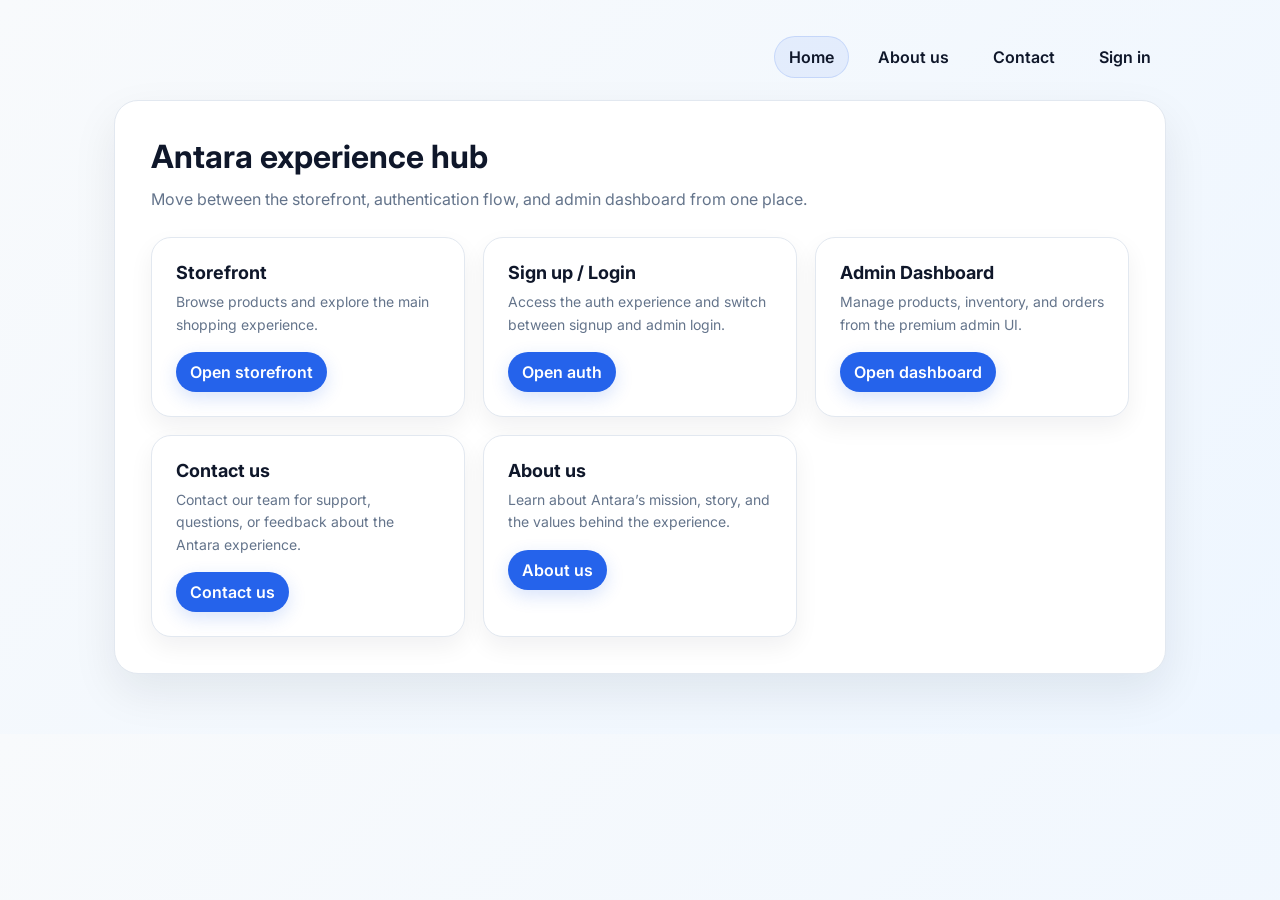
<file: index.html>
<!DOCTYPE html>
<html lang="en">
<head>
  <meta charset="UTF-8" />
  <meta name="viewport" content="width=device-width, initial-scale=1.0" />
  <title>Antara — Unified Experience</title>
  <link rel="preconnect" href="https://fonts.googleapis.com" />
  <link href="https://fonts.googleapis.com/css2?family=Inter:wght@400;500;600;700;800&display=swap" rel="stylesheet" />
  <style>
    :root {
      --bg:#f8fafc; --surface:#ffffff; --text:#0f172a; --muted:#64748b; --primary:#2563eb; --border:#e2e8f0;
    }
    * { box-sizing: border-box; }
    body {
      margin: 0;
      font-family: 'Inter', sans-serif;
      background: linear-gradient(135deg, #f8fafc 0%, #eef6ff 100%);
      color: var(--text);
    }
    .wrap { max-width: 1100px; margin: 0 auto; padding: 36px 24px 60px; }
    .hero { background: var(--surface); border:1px solid var(--border); border-radius:24px; padding:36px; box-shadow: 0 18px 45px rgba(15,23,42,.08); }
    .main-nav { display: flex; flex-wrap: wrap; gap: 14px; justify-content: flex-end; margin-bottom: 22px; }
    .main-nav a { color: var(--text); text-decoration: none; font-weight: 600; padding: 10px 14px; border-radius: 999px; border: 1px solid transparent; transition: background 0.2s ease, border-color 0.2s ease; }
    .main-nav a:hover, .main-nav a.active { background: rgba(37,99,235,0.08); border-color: rgba(37,99,235,0.16); }
    .hero h1 { margin: 0 0 10px; font-size: 32px; }
    .hero p { margin: 0; color: var(--muted); line-height:1.7; }
    .grid { display:grid; grid-template-columns: repeat(3, 1fr); gap: 18px; margin-top: 24px; }
    .card { background: var(--surface); border:1px solid var(--border); border-radius:20px; padding:24px; box-shadow: 0 10px 24px rgba(15,23,42,.06); }
    .card h3 { margin: 0 0 8px; font-size: 18px; }
    .card p { margin: 0 0 16px; color: var(--muted); font-size: 14px; line-height:1.6; }
    .card a { display:inline-flex; align-items:center; justify-content:center; padding:10px 14px; border-radius:999px; background: var(--primary); color:white; text-decoration:none; font-weight:600; position:relative; overflow:hidden; transition: transform 160ms cubic-bezier(.2,.8,.2,1), box-shadow 160ms; box-shadow: 0 6px 18px rgba(37,99,235,0.18); }
    .card a:active { transform: scale(0.97); box-shadow: 0 4px 12px rgba(37,99,235,0.12); }

    /* Ripple effect */
    .card a .ripple { position:absolute; border-radius:50%; transform:scale(0); background: rgba(255,255,255,0.35); animation: ripple 600ms ease-out; pointer-events:none; }
    @keyframes ripple { to { transform: scale(4); opacity: 0; } }
    @media (max-width: 860px) { .grid { grid-template-columns: 1fr; } }
  </style>
</head>
<body>
  <div class="wrap">
    <nav class="main-nav">
      <a href="index.html" class="active">Home</a>
      <a href="about.html">About us</a>
      <a href="contact.html">Contact</a>
      <a href="auth.html">Sign in</a>
    </nav>
    <section class="hero">
      <h1>Antara experience hub</h1>
      <p>Move between the storefront, authentication flow, and admin dashboard from one place.</p>
      <div class="grid">
        <div class="card">
          <h3>Storefront</h3>
          <p>Browse products and explore the main shopping experience.</p>
          <a href="antara-ecommerce (1).html">Open storefront</a>
        </div>
        <div class="card">
          <h3>Sign up / Login</h3>
          <p>Access the auth experience and switch between signup and admin login.</p>
          <a href="auth.html">Open auth</a>
        </div>
        <div class="card">
          <h3>Admin Dashboard</h3>
          <p>Manage products, inventory, and orders from the premium admin UI.</p>
          <a href="admin-dashboard.html">Open dashboard</a>
        </div>
        <div class="card">
          <h3>Contact us</h3>
          <p>Contact our team for support, questions, or feedback about the Antara experience.</p>
          <a href="contact.html">Contact us</a>
        </div>
        <div class="card">
          <h3>About us</h3>
          <p>Learn about Antara’s mission, story, and the values behind the experience.</p>
          <a href="about.html">About us</a>
        </div>
      </div>
    </section>
  </div>
  <!-- Auth modal (iframe) -->
  <div id="authModal" style="display:none;position:fixed;inset:0;background:rgba(2,6,23,0.6);backdrop-filter:blur(4px);align-items:center;justify-content:center;z-index:1200;">
    <div style="position:relative;width:100%;max-width:1100px;margin:24px;">
      <button id="authModalClose" style="position:absolute;right:-6px;top:-6px;background:white;border-radius:999px;border:none;padding:8px 10px;cursor:pointer;box-shadow:0 6px 18px rgba(2,6,23,0.2);">✕</button>
      <iframe id="authFrame" src="" style="width:100%;height:80vh;border:0;border-radius:16px;overflow:hidden;display:block;background:white;"></iframe>
    </div>
  </div>
  <script>
    document.addEventListener('DOMContentLoaded', function(){
      document.querySelectorAll('.card a').forEach(function(el){
        el.addEventListener('pointerdown', function(e){
          var rect = el.getBoundingClientRect();
          var span = document.createElement('span');
          span.className = 'ripple';
          var size = Math.max(rect.width, rect.height);
          span.style.width = size + 'px';
          span.style.height = size + 'px';
          span.style.left = (e.clientX - rect.left - size/2) + 'px';
          span.style.top = (e.clientY - rect.top - size/2) + 'px';
          el.appendChild(span);
          setTimeout(function(){ span.remove(); }, 700);
        });
      });
    });
    // Open auth page in modal iframe when clicking auth link
    (function(){
      function openAuthModal(){
        var modal = document.getElementById('authModal');
        var frame = document.getElementById('authFrame');
        frame.src = 'auth.html';
        modal.style.display = 'flex';
      }

      function closeAuthModal(){
        var modal = document.getElementById('authModal');
        var frame = document.getElementById('authFrame');
        frame.src = '';
        modal.style.display = 'none';
      }

      document.addEventListener('click', function(e){
        var a = e.target.closest && e.target.closest('.card a[href="auth.html"]');
        if(a){
          e.preventDefault();
          openAuthModal();
        }
      });

      document.getElementById('authModalClose').addEventListener('click', closeAuthModal);

      // Listen for messages from auth iframe to navigate top-level (e.g., after login)
      window.addEventListener('message', function(ev){
        try{
          var msg = typeof ev.data === 'string' ? JSON.parse(ev.data) : ev.data;
          if(msg && msg.navigate){
            window.location.href = msg.navigate;
          }
          if(msg && msg.closeModal){
            closeAuthModal();
          }
        }catch(err){ /* ignore parse errors */ }
      }, false);
    })();
  </script>
</body>
</html>
</file>
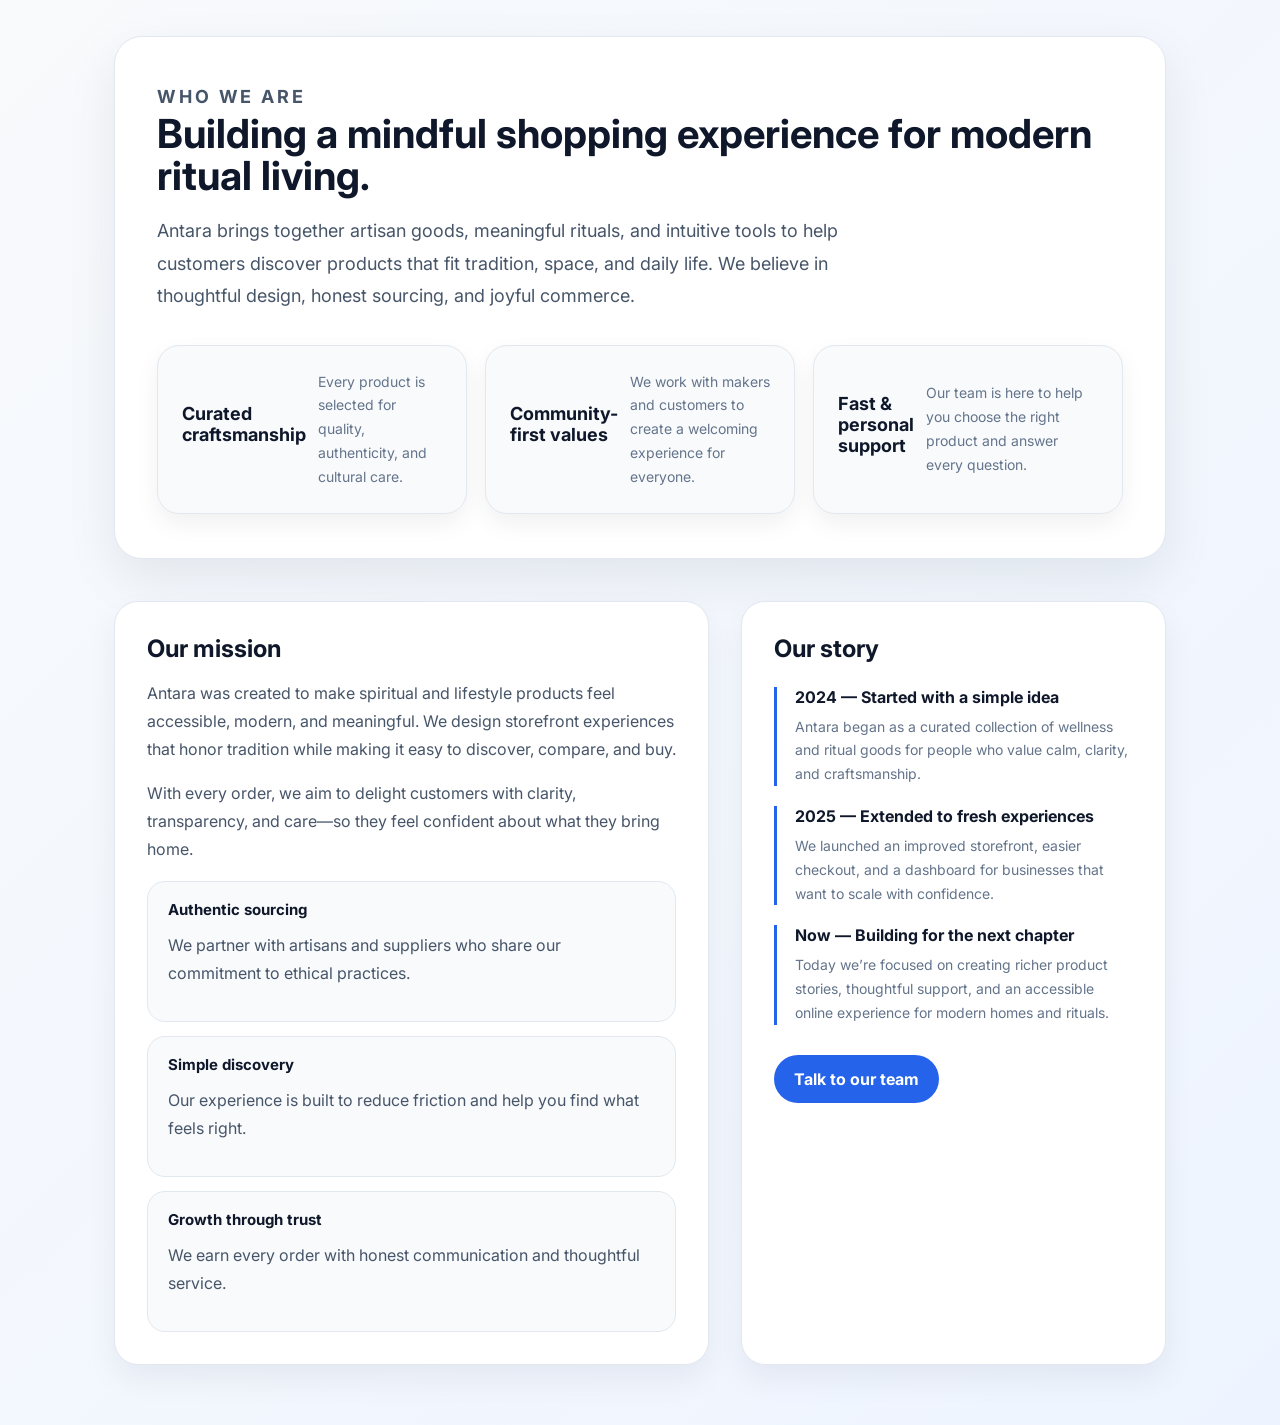
<file: about.html>
<!DOCTYPE html>
<html lang="en">
<head>
  <meta charset="UTF-8" />
  <meta name="viewport" content="width=device-width, initial-scale=1.0" />
  <title>About Us — Antara</title>
  <link rel="preconnect" href="https://fonts.googleapis.com" />
  <link href="https://fonts.googleapis.com/css2?family=Inter:wght@400;500;600;700;800&display=swap" rel="stylesheet" />
  <link rel="stylesheet" href="styles.css" />
  <style>
    body {
      margin: 0;
      font-family: 'Inter', sans-serif;
      background: linear-gradient(135deg, #f8fafc 0%, #eef4ff 100%);
      color: #0f172a;
    }
    .page-wrap {
      max-width: 1100px;
      margin: 0 auto;
      padding: 36px 24px 60px;
    }
    .hero {
      background: #ffffff;
      border: 1px solid #e2e8f0;
      border-radius: 28px;
      padding: 44px 42px;
      box-shadow: 0 20px 52px rgba(15, 23, 42, 0.08);
    }
    .hero h1 {
      margin: 0 0 18px;
      font-size: 40px;
      line-height: 1.05;
    }
    .hero p {
      margin: 0;
      color: #475569;
      font-size: 18px;
      line-height: 1.8;
      max-width: 720px;
    }
    .brand-stats {
      display: grid;
      grid-template-columns: repeat(3, minmax(0, 1fr));
      gap: 18px;
      margin-top: 32px;
    }
    .stat-card {
      background: #f8fafc;
      border: 1px solid #e2e8f0;
      border-radius: 22px;
      padding: 24px;
      box-shadow: 0 10px 24px rgba(15, 23, 42, 0.06);
    }
    .stat-card h3 {
      margin: 0 0 10px;
      font-size: 18px;
    }
    .stat-card p {
      margin: 0;
      color: #64748b;
      line-height: 1.7;
      font-size: 14px;
    }
    .section-grid {
      display: grid;
      grid-template-columns: 1.4fr 1fr;
      gap: 32px;
      margin-top: 42px;
    }
    .section-card {
      background: #ffffff;
      border: 1px solid #e2e8f0;
      border-radius: 24px;
      padding: 32px;
      box-shadow: 0 14px 32px rgba(15, 23, 42, 0.06);
    }
    .section-card h2 {
      margin: 0 0 16px;
      font-size: 24px;
    }
    .section-card p {
      margin: 0 0 16px;
      color: #475569;
      line-height: 1.75;
    }
    .values-list {
      display: grid;
      gap: 14px;
      margin-top: 18px;
    }
    .value-item {
      display: grid;
      gap: 8px;
      padding: 18px 20px;
      border: 1px solid #e2e8f0;
      border-radius: 18px;
      background: #f8fafc;
    }
    .value-item strong {
      display: block;
      font-size: 15px;
      margin-bottom: 4px;
    }
    .timeline {
      display: grid;
      gap: 20px;
      margin-top: 24px;
    }
    .timeline-item {
      display: grid;
      gap: 8px;
      border-left: 3px solid #2563eb;
      padding-left: 18px;
    }
    .timeline-item h3 {
      margin: 0;
      font-size: 16px;
    }
    .timeline-item p {
      margin: 0;
      color: #64748b;
      font-size: 14px;
      line-height: 1.7;
    }
    .button-row {
      margin-top: 30px;
    }
    .button-row a {
      display: inline-flex;
      align-items: center;
      gap: 10px;
      padding: 14px 20px;
      border-radius: 999px;
      background: #2563eb;
      color: white;
      font-weight: 700;
      text-decoration: none;
      transition: transform 0.2s ease;
    }
    .button-row a:hover { transform: translateY(-1px); }
    @media (max-width: 940px) { .section-grid { grid-template-columns: 1fr; } }
    @media (max-width: 720px) { .hero { padding: 32px; } .brand-stats { grid-template-columns: 1fr; } }
  </style>
</head>
<body>
  <main class="page-wrap">
    <section class="hero">
      <p class="eyebrow">Who we are</p>
      <h1>Building a mindful shopping experience for modern ritual living.</h1>
      <p>Antara brings together artisan goods, meaningful rituals, and intuitive tools to help customers discover products that fit tradition, space, and daily life. We believe in thoughtful design, honest sourcing, and joyful commerce.</p>

      <div class="brand-stats">
        <div class="stat-card">
          <h3>Curated craftsmanship</h3>
          <p>Every product is selected for quality, authenticity, and cultural care.</p>
        </div>
        <div class="stat-card">
          <h3>Community-first values</h3>
          <p>We work with makers and customers to create a welcoming experience for everyone.</p>
        </div>
        <div class="stat-card">
          <h3>Fast & personal support</h3>
          <p>Our team is here to help you choose the right product and answer every question.</p>
        </div>
      </div>
    </section>

    <div class="section-grid">
      <article class="section-card">
        <h2>Our mission</h2>
        <p>Antara was created to make spiritual and lifestyle products feel accessible, modern, and meaningful. We design storefront experiences that honor tradition while making it easy to discover, compare, and buy.</p>
        <p>With every order, we aim to delight customers with clarity, transparency, and care—so they feel confident about what they bring home.</p>

        <div class="values-list">
          <div class="value-item">
            <strong>Authentic sourcing</strong>
            <p>We partner with artisans and suppliers who share our commitment to ethical practices.</p>
          </div>
          <div class="value-item">
            <strong>Simple discovery</strong>
            <p>Our experience is built to reduce friction and help you find what feels right.</p>
          </div>
          <div class="value-item">
            <strong>Growth through trust</strong>
            <p>We earn every order with honest communication and thoughtful service.</p>
          </div>
        </div>
      </article>

      <article class="section-card">
        <h2>Our story</h2>
        <div class="timeline">
          <div class="timeline-item">
            <h3>2024 — Started with a simple idea</h3>
            <p>Antara began as a curated collection of wellness and ritual goods for people who value calm, clarity, and craftsmanship.</p>
          </div>
          <div class="timeline-item">
            <h3>2025 — Extended to fresh experiences</h3>
            <p>We launched an improved storefront, easier checkout, and a dashboard for businesses that want to scale with confidence.</p>
          </div>
          <div class="timeline-item">
            <h3>Now — Building for the next chapter</h3>
            <p>Today we’re focused on creating richer product stories, thoughtful support, and an accessible online experience for modern homes and rituals.</p>
          </div>
        </div>

        <div class="button-row">
          <a href="contact.html">Talk to our team</a>
        </div>
      </article>
    </div>
  </main>
</body>
</html>
</file>
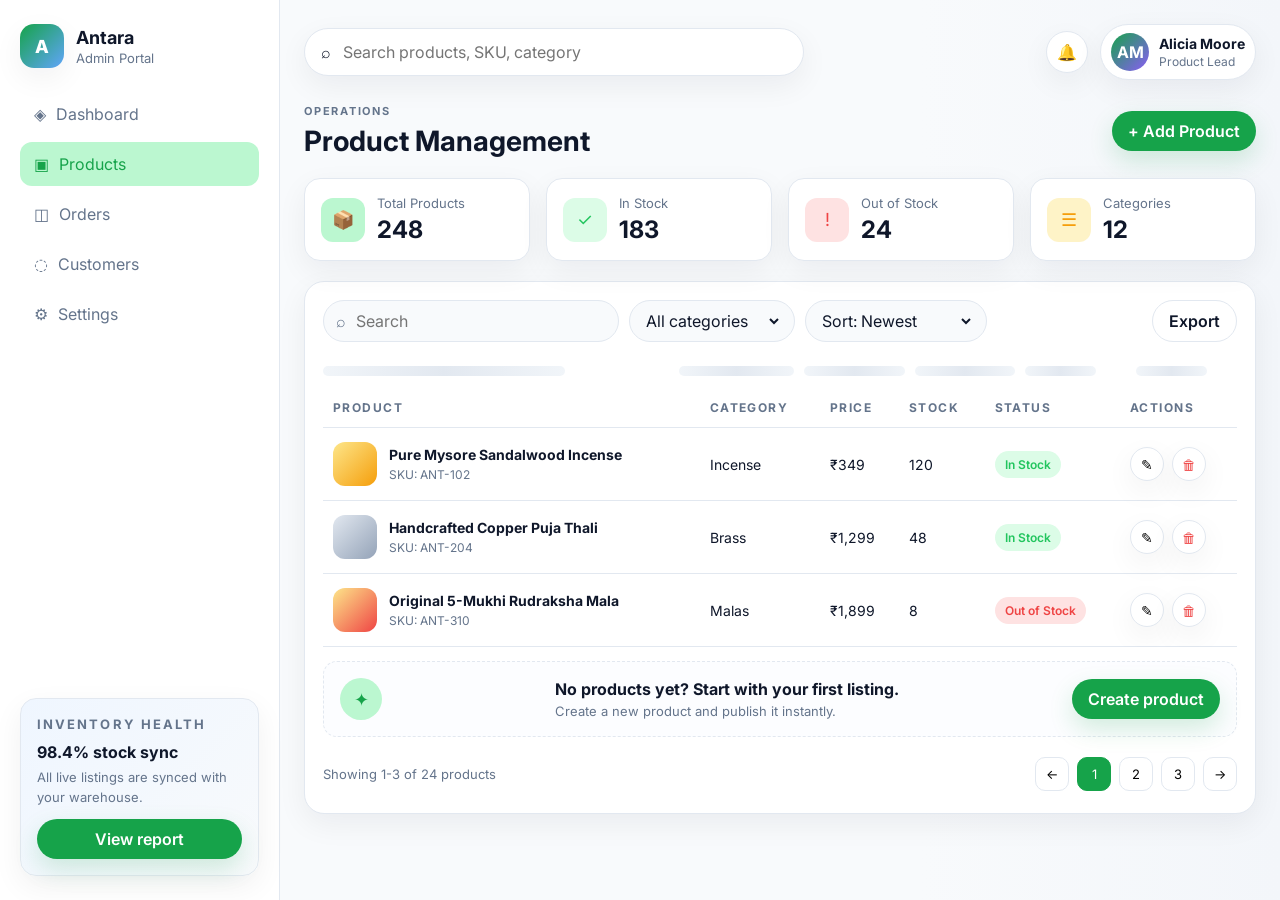
<file: admin-dashboard.html>
<!DOCTYPE html>
<html lang="en">
<head>
  <meta charset="UTF-8" />
  <meta name="viewport" content="width=device-width, initial-scale=1.0" />
  <title>Antara Admin — Product Management</title>
  <link rel="preconnect" href="https://fonts.googleapis.com" />
  <link href="https://fonts.googleapis.com/css2?family=Inter:wght@400;500;600;700;800&display=swap" rel="stylesheet" />
  <link rel="stylesheet" href="styles.css" />
</head>
<body>
  <div class="dashboard-shell">
    <aside class="sidebar">
      <div class="brand">
        <div class="brand-mark">A</div>
        <div>
          <h1>Antara</h1>
          <p>Admin Portal</p>
        </div>
      </div>

      <nav class="sidebar-nav">
        <a href="#" class="nav-item">
          <span class="nav-icon">◈</span>
          <span>Dashboard</span>
        </a>
        <a href="#" class="nav-item active">
          <span class="nav-icon">▣</span>
          <span>Products</span>
        </a>
        <a href="#" class="nav-item">
          <span class="nav-icon">◫</span>
          <span>Orders</span>
        </a>
        <a href="#" class="nav-item">
          <span class="nav-icon">◌</span>
          <span>Customers</span>
        </a>
        <a href="#" class="nav-item">
          <span class="nav-icon">⚙</span>
          <span>Settings</span>
        </a>
      </nav>

      <div class="sidebar-card">
        <p class="eyebrow">Inventory health</p>
        <h3>98.4% stock sync</h3>
        <p>All live listings are synced with your warehouse.</p>
        <button class="btn btn-primary btn-full">View report</button>
      </div>
    </aside>

    <main class="main-panel">
      <header class="topbar">
        <label class="search-box">
          <span>⌕</span>
          <input type="text" placeholder="Search products, SKU, category" />
        </label>

        <div class="topbar-actions">
          <button class="icon-btn" aria-label="Notifications">🔔</button>
          <div class="profile-pill">
            <div class="avatar">AM</div>
            <div>
              <strong>Alicia Moore</strong>
              <p>Product Lead</p>
            </div>
          </div>
        </div>
      </header>

      <section class="page-header">
        <div>
          <p class="eyebrow">Operations</p>
          <h2>Product Management</h2>
        </div>
        <button class="btn btn-primary">+ Add Product</button>
      </section>

      <section class="stats-grid">
        <article class="stat-card">
          <div class="stat-icon primary">📦</div>
          <div>
            <p>Total Products</p>
            <h3>248</h3>
          </div>
        </article>
        <article class="stat-card">
          <div class="stat-icon success">✓</div>
          <div>
            <p>In Stock</p>
            <h3>183</h3>
          </div>
        </article>
        <article class="stat-card">
          <div class="stat-icon danger">!</div>
          <div>
            <p>Out of Stock</p>
            <h3>24</h3>
          </div>
        </article>
        <article class="stat-card">
          <div class="stat-icon warning">☰</div>
          <div>
            <p>Categories</p>
            <h3>12</h3>
          </div>
        </article>
      </section>

      <section class="content-card">
        <div class="toolbar">
          <div class="toolbar-controls">
            <label class="field">
              <span>⌕</span>
              <input type="text" placeholder="Search" />
            </label>
            <label class="field select-field">
              <select>
                <option>All categories</option>
                <option>Incense</option>
                <option>Malas</option>
                <option>Brass</option>
              </select>
            </label>
            <label class="field select-field">
              <select>
                <option>Sort: Newest</option>
                <option>Price: Low to High</option>
                <option>Price: High to Low</option>
              </select>
            </label>
          </div>
          <button class="btn btn-secondary">Export</button>
        </div>

        <div class="skeleton-row" aria-hidden="true">
          <div class="skeleton-block short"></div>
          <div class="skeleton-block"></div>
          <div class="skeleton-block"></div>
          <div class="skeleton-block"></div>
          <div class="skeleton-block short"></div>
          <div class="skeleton-block short"></div>
        </div>

        <div class="table-wrap">
          <table class="product-table">
            <thead>
              <tr>
                <th>Product</th>
                <th>Category</th>
                <th>Price</th>
                <th>Stock</th>
                <th>Status</th>
                <th>Actions</th>
              </tr>
            </thead>
            <tbody>
              <tr>
                <td>
                  <div class="product-cell">
                    <div class="product-thumb incense"></div>
                    <div>
                      <strong>Pure Mysore Sandalwood Incense</strong>
                      <p>SKU: ANT-102</p>
                    </div>
                  </div>
                </td>
                <td>Incense</td>
                <td>₹349</td>
                <td>120</td>
                <td><span class="badge success">In Stock</span></td>
                <td>
                  <div class="action-group">
                    <button class="icon-btn small">✎</button>
                    <button class="icon-btn small danger">🗑</button>
                  </div>
                </td>
              </tr>
              <tr>
                <td>
                  <div class="product-cell">
                    <div class="product-thumb brass"></div>
                    <div>
                      <strong>Handcrafted Copper Puja Thali</strong>
                      <p>SKU: ANT-204</p>
                    </div>
                  </div>
                </td>
                <td>Brass</td>
                <td>₹1,299</td>
                <td>48</td>
                <td><span class="badge success">In Stock</span></td>
                <td>
                  <div class="action-group">
                    <button class="icon-btn small">✎</button>
                    <button class="icon-btn small danger">🗑</button>
                  </div>
                </td>
              </tr>
              <tr>
                <td>
                  <div class="product-cell">
                    <div class="product-thumb mala"></div>
                    <div>
                      <strong>Original 5-Mukhi Rudraksha Mala</strong>
                      <p>SKU: ANT-310</p>
                    </div>
                  </div>
                </td>
                <td>Malas</td>
                <td>₹1,899</td>
                <td>8</td>
                <td><span class="badge danger">Out of Stock</span></td>
                <td>
                  <div class="action-group">
                    <button class="icon-btn small">✎</button>
                    <button class="icon-btn small danger">🗑</button>
                  </div>
                </td>
              </tr>
            </tbody>
          </table>
        </div>

        <div class="empty-state-card">
          <div class="empty-illustration">✦</div>
          <div>
            <h3>No products yet? Start with your first listing.</h3>
            <p>Create a new product and publish it instantly.</p>
          </div>
          <button class="btn btn-primary">Create product</button>
        </div>

        <div class="table-footer">
          <p>Showing 1-3 of 24 products</p>
          <div class="pagination">
            <button class="page-btn">←</button>
            <button class="page-btn active">1</button>
            <button class="page-btn">2</button>
            <button class="page-btn">3</button>
            <button class="page-btn">→</button>
          </div>
        </div>
      </section>
    </main>
  </div>
</body>
</html>
</file>
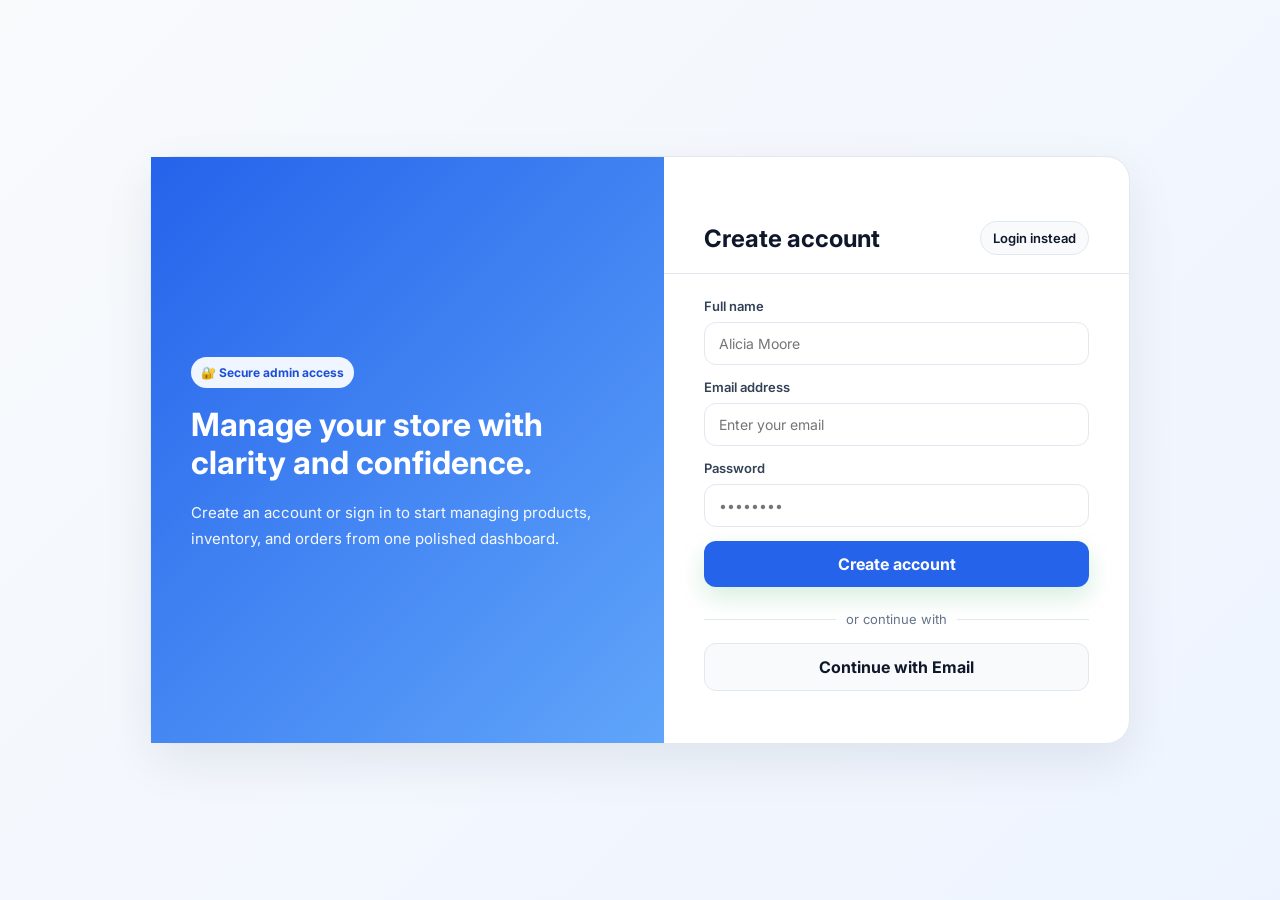
<file: auth.html>
<!DOCTYPE html>
<html lang="en">
<head>
  <meta charset="UTF-8" />
  <meta name="viewport" content="width=device-width, initial-scale=1.0" />
  <title>Antara Auth</title>
  <link rel="preconnect" href="https://fonts.googleapis.com" />
  <link href="https://fonts.googleapis.com/css2?family=Inter:wght@400;500;600;700;800&display=swap" rel="stylesheet" />
  <link rel="stylesheet" href="styles.css" />
  <style>
    body {
      margin: 0;
      font-family: 'Inter', sans-serif;
      background: linear-gradient(135deg, #f8fafc 0%, #eef4ff 100%);
      color: #0f172a;
    }

    .auth-page {
      min-height: 100vh;
      display: grid;
      place-items: center;
      padding: 24px;
    }

    .auth-card {
      width: 100%;
      max-width: 980px;
      background: #ffffff;
      border: 1px solid #e2e8f0;
      border-radius: 24px;
      box-shadow: 0 18px 50px rgba(15, 23, 42, 0.08);
      overflow: visible;
      display: grid;
      grid-template-columns: 1.05fr 0.95fr;
    }

    .auth-visual {
      background: linear-gradient(135deg, #2563eb, #60a5fa);
      color: white;
      padding: 40px;
      display: flex;
      flex-direction: column;
      justify-content: center;
      gap: 18px;
    }

    .auth-visual h1 {
      font-size: 32px;
      margin: 0;
      line-height: 1.2;
    }

    .auth-visual p {
      margin: 0;
      font-size: 15px;
      line-height: 1.7;
      opacity: 0.95;
    }

    .auth-form-panel {
      padding: 40px;
      display: flex;
      flex-direction: column;
      justify-content: center;
    }

    .auth-header {
      position: sticky;
      top: 0;
      z-index: 10;
      display: flex;
      align-items: center;
      justify-content: space-between;
      margin: 0 -40px 24px;
      padding: 24px 40px 18px;
      gap: 12px;
      background: #ffffff;
      border-bottom: 1px solid #e2e8f0;
      backdrop-filter: blur(10px);
    }

    .auth-header h2 {
      margin: 0;
      font-size: 24px;
    }

    .switch-btn {
      border: 1px solid #e2e8f0;
      background: #f8fafc;
      color: #0f172a;
      padding: 8px 12px;
      border-radius: 999px;
      font-size: 13px;
      font-weight: 600;
    }

    .form-group {
      display: flex;
      flex-direction: column;
      gap: 8px;
      margin-bottom: 14px;
    }

    .form-group label {
      font-size: 13px;
      font-weight: 600;
      color: #334155;
    }

    .form-group input {
      padding: 12px 14px;
      border: 1px solid #e2e8f0;
      border-radius: 12px;
      background: #fff;
      outline: none;
      font-size: 14px;
    }

    .form-group input:focus {
      border-color: #2563eb;
      box-shadow: 0 0 0 3px rgba(37, 99, 235, 0.12);
    }

    .auth-actions {
      display: flex;
      justify-content: space-between;
      align-items: center;
      margin-top: 6px;
      margin-bottom: 18px;
      font-size: 13px;
    }

    .link-btn {
      color: #2563eb;
      font-weight: 600;
      background: none;
      border: none;
      padding: 0;
      cursor: pointer;
    }

    .btn-auth {
      width: 100%;
      padding: 13px 16px;
      border-radius: 12px;
      font-weight: 700;
      margin-bottom: 12px;
    }

    .btn-primary-auth {
      background: #2563eb;
      color: white;
      border: none;
    }

    .btn-secondary-auth {
      background: #f8fafc;
      color: #0f172a;
      border: 1px solid #e2e8f0;
    }

    .divider {
      display: flex;
      align-items: center;
      gap: 10px;
      color: #64748b;
      font-size: 13px;
      margin: 12px 0 16px;
    }

    .divider::before,
    .divider::after {
      content: '';
      flex: 1;
      height: 1px;
      background: #e2e8f0;
    }

    .admin-pill {
      margin-top: 8px;
      display: inline-flex;
      align-items: center;
      gap: 8px;
      width: fit-content;
      padding: 8px 10px;
      border-radius: 999px;
      background: #eff6ff;
      color: #1d4ed8;
      font-size: 12px;
      font-weight: 700;
    }

    .hidden { display: none; }

    @media (max-width: 860px) {
      .auth-card { grid-template-columns: 1fr; }
      .auth-visual { order: 2; }
      .auth-form-panel { order: 1; }
    }
  </style>
</head>
<body>
  <div class="auth-page">
    <div class="auth-card">
      <div class="auth-visual">
        <div class="admin-pill">🔐 Secure admin access</div>
        <h1>Manage your store with clarity and confidence.</h1>
        <p>Create an account or sign in to start managing products, inventory, and orders from one polished dashboard.</p>
      </div>

      <div class="auth-form-panel">
        <div class="auth-header">
          <h2 id="formTitle">Create account</h2>
          <button class="switch-btn" id="toggleMode">Login instead</button>
        </div>

        <form id="signupForm">
          <div class="form-group">
            <label for="name">Full name</label>
            <input id="name" type="text" placeholder="Alicia Moore" />
          </div>
          <div class="form-group">
            <label for="email">Email address</label>
            <input id="email" type="email" placeholder="Enter your email" />
          </div>
          <div class="form-group">
            <label for="password">Password</label>
            <input id="password" type="password" placeholder="••••••••" />
          </div>
          <button class="btn btn-primary btn-auth btn-primary-auth" type="submit">Create account</button>
        </form>

        <form id="loginForm" class="hidden">
          <div class="form-group">
            <label for="loginEmail">Email addresses</label>
            <input id="loginEmail" type="email" placeholder="you@example.com" />
          </div>
          <div class="form-group">
            <label for="loginPassword">Passwords</label>
            <input id="loginPassword" type="password" placeholder="••••••••" />
          </div>
          <div class="auth-actions">
            <label><input type="checkbox" /> Remember me</label>
            <button class="link-btn" type="button">Forgot password?</button>
          </div>
          <button class="btn btn-primary btn-auth btn-primary-auth" type="submit">Sign in</button>
          <button class="btn btn-secondary btn-auth btn-secondary-auth" id="adminLoginBtn" type="button">Login as Admin</button>
        </form>

        <div class="divider">or continue with</div>
        <button class="btn btn-secondary btn-auth btn-secondary-auth" type="button">Continue with Email</button>
      </div>
    </div>
  </div>

  <script>
    const signupForm = document.getElementById('signupForm');
    const loginForm = document.getElementById('loginForm');
    const formTitle = document.getElementById('formTitle');
    const toggleMode = document.getElementById('toggleMode');
    const adminLoginBtn = document.getElementById('adminLoginBtn');

    let isLogin = false;

    toggleMode.addEventListener('click', () => {
      isLogin = !isLogin;
      signupForm.classList.toggle('hidden', isLogin);
      loginForm.classList.toggle('hidden', !isLogin);
      formTitle.textContent = isLogin ? 'Welcome back' : 'Create account';
      toggleMode.textContent = isLogin ? 'Create account' : 'Login instead';
    });

    signupForm.addEventListener('submit', (e) => {
      e.preventDefault();
      // notify parent to navigate top-level (if embedded)
      if(window.parent && window.parent !== window){
        try{ window.parent.postMessage(JSON.stringify({ navigate: 'admin-dashboard.html' }), '*'); }catch(e){}
      } else {
        window.location.href = 'admin-dashboard.html';
      }
    });

    loginForm.addEventListener('submit', (e) => {
      e.preventDefault();
      if(window.parent && window.parent !== window){
        try{ window.parent.postMessage(JSON.stringify({ navigate: 'admin-dashboard.html' }), '*'); }catch(e){}
      } else {
        window.location.href = 'admin-dashboard.html';
      }
    });

    adminLoginBtn.addEventListener('click', () => {
      document.getElementById('loginEmail').value = 'admin@antara.com';
      document.getElementById('loginPassword').value = 'admin123';
      if(window.parent && window.parent !== window){
        try{ window.parent.postMessage(JSON.stringify({ navigate: 'admin-dashboard.html' }), '*'); }catch(e){}
      } else {
        window.location.href = 'admin-dashboard.html';
      }
    });
  </script>
</body>
</html>
</file>
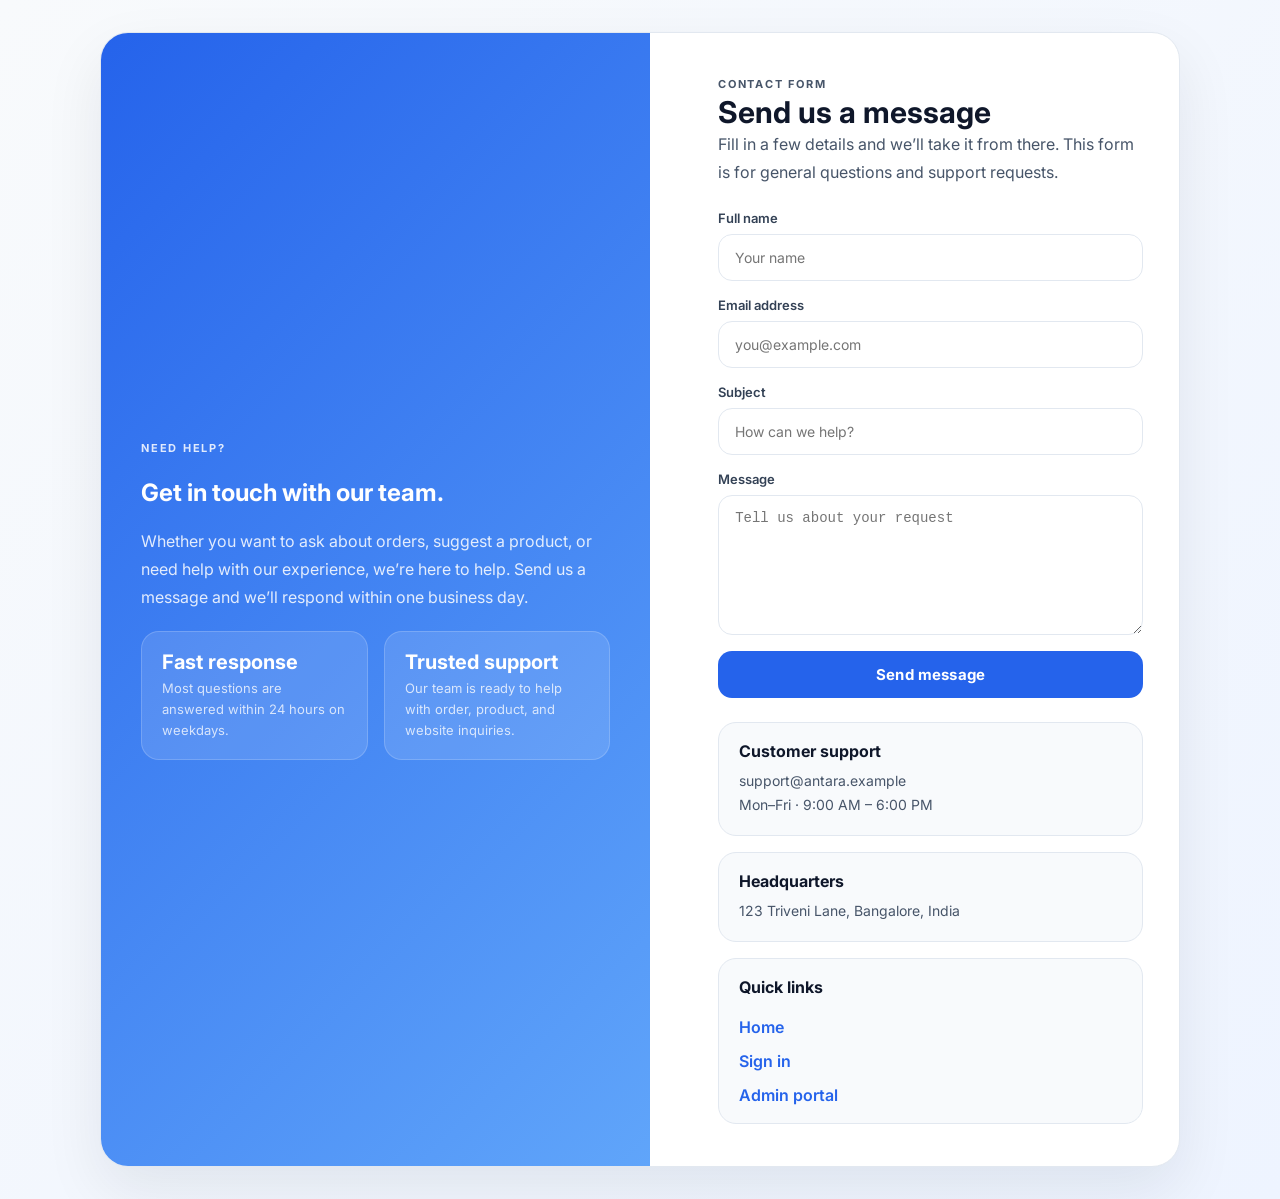
<file: contact.html>
<!DOCTYPE html>
<html lang="en">
<head>
  <meta charset="UTF-8" />
  <meta name="viewport" content="width=device-width, initial-scale=1.0" />
  <title>Contact Us — Antara</title>
  <link rel="preconnect" href="https://fonts.googleapis.com" />
  <link href="https://fonts.googleapis.com/css2?family=Inter:wght@400;500;600;700;800&display=swap" rel="stylesheet" />
  <link rel="stylesheet" href="styles.css" />
  <style>
    body {
      margin: 0;
      font-family: 'Inter', sans-serif;
      background: linear-gradient(135deg, #f8fafc 0%, #eef4ff 100%);
      color: #0f172a;
    }
    .contact-page {
      min-height: 100vh;
      display: flex;
      align-items: center;
      justify-content: center;
      padding: 32px;
    }
    .contact-card {
      width: 100%;
      max-width: 1080px;
      display: grid;
      grid-template-columns: 1.05fr 0.95fr;
      gap: 32px;
      background: #ffffff;
      border: 1px solid #e2e8f0;
      border-radius: 28px;
      box-shadow: 0 24px 60px rgba(15, 23, 42, 0.08);
      overflow: hidden;
    }
    .contact-hero {
      background: linear-gradient(135deg, #2563eb, #60a5fa);
      color: white;
      padding: 48px 40px;
      display: flex;
      flex-direction: column;
      justify-content: center;
      gap: 20px;
    }
    .contact-hero p {
      margin: 0;
      color: rgba(255,255,255,0.85);
      line-height: 1.75;
      max-width: 480px;
    }
    .contact-hero .stats {
      display: grid;
      grid-template-columns: repeat(2, minmax(0, 1fr));
      gap: 16px;
    }
    .contact-hero .stat {
      background: rgba(255,255,255,0.12);
      border: 1px solid rgba(255,255,255,0.18);
      padding: 18px 20px;
      border-radius: 18px;
    }
    .contact-hero .stat h3 {
      margin: 0 0 4px;
      font-size: 20px;
    }
    .contact-hero .stat p {
      margin: 0;
      opacity: 0.9;
      font-size: 13px;
      line-height: 1.6;
    }
    .contact-panel {
      padding: 42px 36px;
      display: flex;
      flex-direction: column;
      justify-content: center;
      gap: 24px;
    }
    .contact-panel h2 {
      margin: 0;
      font-size: 30px;
    }
    .contact-panel p {
      margin: 0;
      color: #475569;
      line-height: 1.75;
    }
    .form-group {
      display: flex;
      flex-direction: column;
      gap: 8px;
      margin-bottom: 16px;
    }
    .form-group label {
      font-size: 13px;
      font-weight: 600;
      color: #334155;
    }
    .form-group input,
    .form-group textarea {
      width: 100%;
      min-height: 44px;
      padding: 14px 16px;
      border: 1px solid #e2e8f0;
      border-radius: 14px;
      background: #fff;
      outline: none;
      font-size: 14px;
      color: #0f172a;
      resize: vertical;
    }
    .form-group textarea { min-height: 140px; }
    .form-group input:focus,
    .form-group textarea:focus {
      border-color: #2563eb;
      box-shadow: 0 0 0 3px rgba(37, 99, 235, 0.12);
    }
    .btn-contact {
      display: inline-flex;
      align-items: center;
      justify-content: center;
      width: 100%;
      padding: 14px 18px;
      border-radius: 14px;
      background: #2563eb;
      color: white;
      font-weight: 700;
      font-size: 15px;
      letter-spacing: 0.01em;
      transition: transform 0.2s ease;
    }
    .btn-contact:hover { transform: translateY(-1px); }
    .info-grid {
      display: grid;
      gap: 16px;
    }
    .info-card {
      background: #f8fafc;
      border: 1px solid #e2e8f0;
      border-radius: 18px;
      padding: 18px 20px;
    }
    .info-card h3 {
      margin: 0 0 8px;
      font-size: 16px;
    }
    .info-card p {
      margin: 0;
      color: #475569;
      line-height: 1.7;
      font-size: 14px;
    }
    .contact-list {
      display: grid;
      gap: 14px;
      margin-top: 20px;
    }
    .contact-list a {
      color: #2563eb;
      text-decoration: none;
      font-weight: 600;
    }
    @media (max-width: 920px) {
      .contact-card {
        grid-template-columns: 1fr;
      }
    }
    @media (max-width: 600px) {
      .contact-hero, .contact-panel { padding: 32px 24px; }
      .contact-hero .stats { grid-template-columns: 1fr; }
    }
  </style>
</head>
<body>
  <main class="contact-page">
    <section class="contact-card">
      <div class="contact-hero">
        <div>
          <p class="eyebrow">Need help?</p>
          <h1>Get in touch with our team.</h1>
          <p>Whether you want to ask about orders, suggest a product, or need help with our experience, we’re here to help. Send us a message and we’ll respond within one business day.</p>
        </div>

        <div class="stats">
          <div class="stat">
            <h3>Fast response</h3>
            <p>Most questions are answered within 24 hours on weekdays.</p>
          </div>
          <div class="stat">
            <h3>Trusted support</h3>
            <p>Our team is ready to help with order, product, and website inquiries.</p>
          </div>
        </div>
      </div>

      <div class="contact-panel">
        <div>
          <p class="eyebrow">Contact form</p>
          <h2>Send us a message</h2>
          <p>Fill in a few details and we’ll take it from there. This form is for general questions and support requests.</p>
        </div>

        <form>
          <div class="form-group">
            <label for="name">Full name</label>
            <input id="name" type="text" placeholder="Your name" required />
          </div>
          <div class="form-group">
            <label for="email">Email address</label>
            <input id="email" type="email" placeholder="you@example.com" required />
          </div>
          <div class="form-group">
            <label for="subject">Subject</label>
            <input id="subject" type="text" placeholder="How can we help?" required />
          </div>
          <div class="form-group">
            <label for="message">Message</label>
            <textarea id="message" placeholder="Tell us about your request" required></textarea>
          </div>
          <button class="btn-contact" type="submit">Send message</button>
        </form>

        <div class="info-grid">
          <div class="info-card">
            <h3>Customer support</h3>
            <p>support@antara.example</p>
            <p>Mon–Fri · 9:00 AM – 6:00 PM</p>
          </div>
          <div class="info-card">
            <h3>Headquarters</h3>
            <p>123 Triveni Lane, Bangalore, India</p>
          </div>
          <div class="info-card">
            <h3>Quick links</h3>
            <div class="contact-list">
              <a href="index.html">Home</a>
              <a href="auth.html">Sign in</a>
              <a href="admin-dashboard.html">Admin portal</a>
            </div>
          </div>
        </div>
      </div>
    </section>
  </main>
</body>
</html>
</file>
<file: styles.css>
﻿:root {
  --bg: #F8FAFC;
  --surface: #FFFFFF;
  --surface-soft: #F8FAFC;
  --primary: #16A34A;
  --primary-soft: #BBF7D0;
  --text: #0F172A;
  --muted: #64748B;
  --border: #E2E8F0;
  --success: #22C55E;
  --warning: #F59E0B;
  --danger: #EF4444;
  --shadow: 0 10px 30px rgba(15, 23, 42, 0.06);
}

* { box-sizing: border-box; }
body {
  margin: 0;
  font-family: 'Inter', sans-serif;
  background: var(--bg);
  color: var(--text);
}
button, input, select {
  font: inherit;
}
button { cursor: pointer; border: none; background: none; }

.dashboard-shell {
  display: flex;
  min-height: 100vh;
  background: linear-gradient(90deg, #F8FAFC 0%, #F8FAFC 72%, #F3F6FA 100%);
}

.sidebar {
  width: 280px;
  background: var(--surface);
  border-right: 1px solid var(--border);
  padding: 24px 20px;
  display: flex;
  flex-direction: column;
  gap: 24px;
}
.brand {
  display: flex;
  align-items: center;
  gap: 12px;
}
.brand-mark {
  width: 44px;
  height: 44px;
  border-radius: 14px;
  background: linear-gradient(135deg, var(--primary), #60A5FA);
  color: white;
  display: grid;
  place-items: center;
  font-weight: 800;
  font-size: 18px;
  box-shadow: var(--shadow);
}
.brand h1 {
  margin: 0;
  font-size: 18px;
}
.brand p {
  margin: 2px 0 0;
  font-size: 13px;
  color: var(--muted);
}
.sidebar-nav {
  display: flex;
  flex-direction: column;
  gap: 6px;
}
.nav-item {
  display: flex;
  align-items: center;
  gap: 10px;
  padding: 12px 14px;
  border-radius: 12px;
  color: var(--muted);
  text-decoration: none;
  transition: all 0.2s ease;
}
.nav-item:hover, .nav-item.active {
  background: var(--primary-soft);
  color: var(--primary);
}

.sidebar-card {
  margin-top: auto;
  background: linear-gradient(135deg, #EFF6FF, #F8FAFC);
  border: 1px solid var(--border);
  border-radius: 16px;
  padding: 16px;
  box-shadow: var(--shadow);
}
.sidebar-card h3 {
  margin: 8px 0 6px;
  font-size: 16px;
}
.sidebar-card p {
  margin: 0;
  color: var(--muted);
  font-size: 13px;
  line-height: 1.5;
}
.eyebrow {
  margin: 0;
  font-size: 11px;
  font-weight: 700;
  letter-spacing: 0.16em;
  text-transform: uppercase;
  color: var(--muted);
}

.main-panel {
  flex: 1;
  padding: 24px;
}
.topbar {
  display: flex;
  justify-content: space-between;
  align-items: center;
  gap: 16px;
  margin-bottom: 24px;
}
.search-box {
  flex: 1;
  max-width: 500px;
  display: flex;
  align-items: center;
  gap: 10px;
  background: var(--surface);
  border: 1px solid var(--border);
  border-radius: 999px;
  padding: 12px 16px;
  box-shadow: var(--shadow);
}
.search-box input {
  border: none;
  outline: none;
  width: 100%;
  background: transparent;
  color: var(--text);
}
.topbar-actions {
  display: flex;
  align-items: center;
  gap: 12px;
}
.icon-btn {
  width: 42px;
  height: 42px;
  border-radius: 50%;
  background: var(--surface);
  border: 1px solid var(--border);
  box-shadow: var(--shadow);
}
.icon-btn.small {
  width: 34px;
  height: 34px;
}
.icon-btn.danger { color: var(--danger); }
.profile-pill {
  display: flex;
  align-items: center;
  gap: 10px;
  background: var(--surface);
  padding: 8px 10px;
  border-radius: 999px;
  border: 1px solid var(--border);
  box-shadow: var(--shadow);
}
.avatar {
  width: 38px;
  height: 38px;
  border-radius: 50%;
  background: linear-gradient(135deg, var(--primary), #8B5CF6);
  color: white;
  display: grid;
  place-items: center;
  font-weight: 700;
}
.profile-pill strong { display: block; font-size: 14px; }
.profile-pill p { margin: 2px 0 0; color: var(--muted); font-size: 12px; }

.page-header {
  display: flex;
  justify-content: space-between;
  align-items: center;
  margin-bottom: 20px;
}
.page-header h2 {
  margin: 6px 0 0;
  font-size: 28px;
}
.btn {
  display: inline-flex;
  align-items: center;
  justify-content: center;
  gap: 8px;
  border-radius: 999px;
  padding: 10px 16px;
  font-weight: 600;
  transition: all 0.2s ease;
}
.btn-primary {
  background: var(--primary);
  color: white;
  box-shadow: 0 10px 24px rgba(22, 163, 74, 0.18);
}
.btn-primary:hover { transform: translateY(-1px); }
.btn-secondary {
  background: var(--surface);
  color: var(--text);
  border: 1px solid var(--border);
}
.btn-full { width: 100%; margin-top: 12px; }

.stats-grid {
  display: grid;
  grid-template-columns: repeat(4, minmax(0, 1fr));
  gap: 16px;
  margin-bottom: 20px;
}
.stat-card {
  background: var(--surface);
  border: 1px solid var(--border);
  border-radius: 16px;
  padding: 16px;
  display: flex;
  align-items: center;
  gap: 12px;
  box-shadow: var(--shadow);
}
.stat-card p { margin: 0; color: var(--muted); font-size: 13px; }
.stat-card h3 { margin: 4px 0 0; font-size: 24px; }
.stat-icon {
  width: 44px;
  height: 44px;
  border-radius: 12px;
  display: grid;
  place-items: center;
  font-size: 18px;
}
.stat-icon.primary { background: var(--primary-soft); color: var(--primary); }
.stat-icon.success { background: #DCFCE7; color: var(--success); }
.stat-icon.danger { background: #FEE2E2; color: var(--danger); }
.stat-icon.warning { background: #FEF3C7; color: var(--warning); }

.content-card {
  background: var(--surface);
  border: 1px solid var(--border);
  border-radius: 20px;
  padding: 18px;
  box-shadow: var(--shadow);
}
.toolbar {
  display: flex;
  justify-content: space-between;
  align-items: center;
  gap: 12px;
  margin-bottom: 14px;
}
.toolbar-controls {
  display: flex;
  flex-wrap: wrap;
  gap: 10px;
}
.field {
  display: flex;
  align-items: center;
  gap: 8px;
  background: var(--surface-soft);
  border: 1px solid var(--border);
  border-radius: 999px;
  padding: 9px 12px;
  color: var(--muted);
}
.field input, .field select {
  border: none;
  outline: none;
  background: transparent;
  color: var(--text);
}
.select-field select {
  min-width: 140px;
}

.skeleton-row {
  display: grid;
  grid-template-columns: 2.4fr 0.8fr 0.7fr 0.7fr 0.7fr 0.7fr;
  gap: 10px;
  padding: 10px 0 12px;
}
.skeleton-block {
  height: 10px;
  border-radius: 999px;
  background: linear-gradient(90deg, #F1F5F9 0%, #E2E8F0 50%, #F1F5F9 100%);
}
.skeleton-block.short { width: 70%; }

.table-wrap {
  overflow-x: auto;
}
.product-table {
  width: 100%;
  border-collapse: collapse;
}
.product-table th {
  text-align: left;
  font-size: 12px;
  text-transform: uppercase;
  letter-spacing: 0.12em;
  color: var(--muted);
  padding: 12px 10px;
  border-bottom: 1px solid var(--border);
}
.product-table td {
  padding: 14px 10px;
  border-bottom: 1px solid var(--border);
  font-size: 14px;
  color: var(--text);
}
.product-cell {
  display: flex;
  align-items: center;
  gap: 12px;
}
.product-cell strong { display: block; font-size: 14px; }
.product-cell p { margin: 4px 0 0; color: var(--muted); font-size: 12px; }
.product-thumb {
  width: 44px;
  height: 44px;
  border-radius: 12px;
  background: linear-gradient(135deg, #FDE68A, #F59E0B);
  flex-shrink: 0;
}
.product-thumb.brass { background: linear-gradient(135deg, #E2E8F0, #94A3B8); }
.product-thumb.mala { background: linear-gradient(135deg, #FDE68A, #EF4444); }
.badge {
  display: inline-flex;
  align-items: center;
  padding: 6px 10px;
  border-radius: 999px;
  font-size: 12px;
  font-weight: 600;
}
.badge.success { background: #DCFCE7; color: var(--success); }
.badge.danger { background: #FEE2E2; color: var(--danger); }
.action-group { display: flex; gap: 8px; }

.empty-state-card {
  display: flex;
  align-items: center;
  justify-content: space-between;
  gap: 16px;
  margin-top: 14px;
  padding: 16px;
  border: 1px dashed var(--border);
  border-radius: 14px;
  background: #FCFDFF;
}
.empty-state-card h3 { margin: 0 0 4px; font-size: 16px; }
.empty-state-card p { margin: 0; color: var(--muted); font-size: 13px; }
.empty-illustration {
  width: 42px;
  height: 42px;
  border-radius: 50%;
  background: var(--primary-soft);
  color: var(--primary);
  display: grid;
  place-items: center;
  font-size: 18px;
}

.table-footer {
  display: flex;
  justify-content: space-between;
  align-items: center;
  gap: 12px;
  margin-top: 16px;
  color: var(--muted);
  font-size: 13px;
}
.pagination {
  display: flex;
  gap: 8px;
}
.page-btn {
  width: 34px;
  height: 34px;
  border-radius: 10px;
  border: 1px solid var(--border);
  background: var(--surface);
}
.page-btn.active {
  background: var(--primary);
  color: white;
  border-color: var(--primary);
}

@media (max-width: 1100px) {
  .stats-grid { grid-template-columns: repeat(2, minmax(0, 1fr)); }
}

@media (max-width: 860px) {
  .dashboard-shell { flex-direction: column; }
  .sidebar { width: 100%; border-right: none; border-bottom: 1px solid var(--border); }
  .sidebar-nav { flex-direction: row; flex-wrap: wrap; }
  .sidebar-card { margin-top: 0; }
}

@media (max-width: 680px) {
  .main-panel { padding: 16px; }
  .topbar, .page-header, .toolbar, .table-footer, .empty-state-card { flex-direction: column; align-items: flex-start; }
  .topbar-actions { width: 100%; justify-content: space-between; }
  .search-box { max-width: none; }
  .stats-grid { grid-template-columns: 1fr; }
  .toolbar-controls { width: 100%; }
  .field { width: 100%; }
  .field select { width: 100%; }
  .table-footer { align-items: flex-start; }
}
</file>
